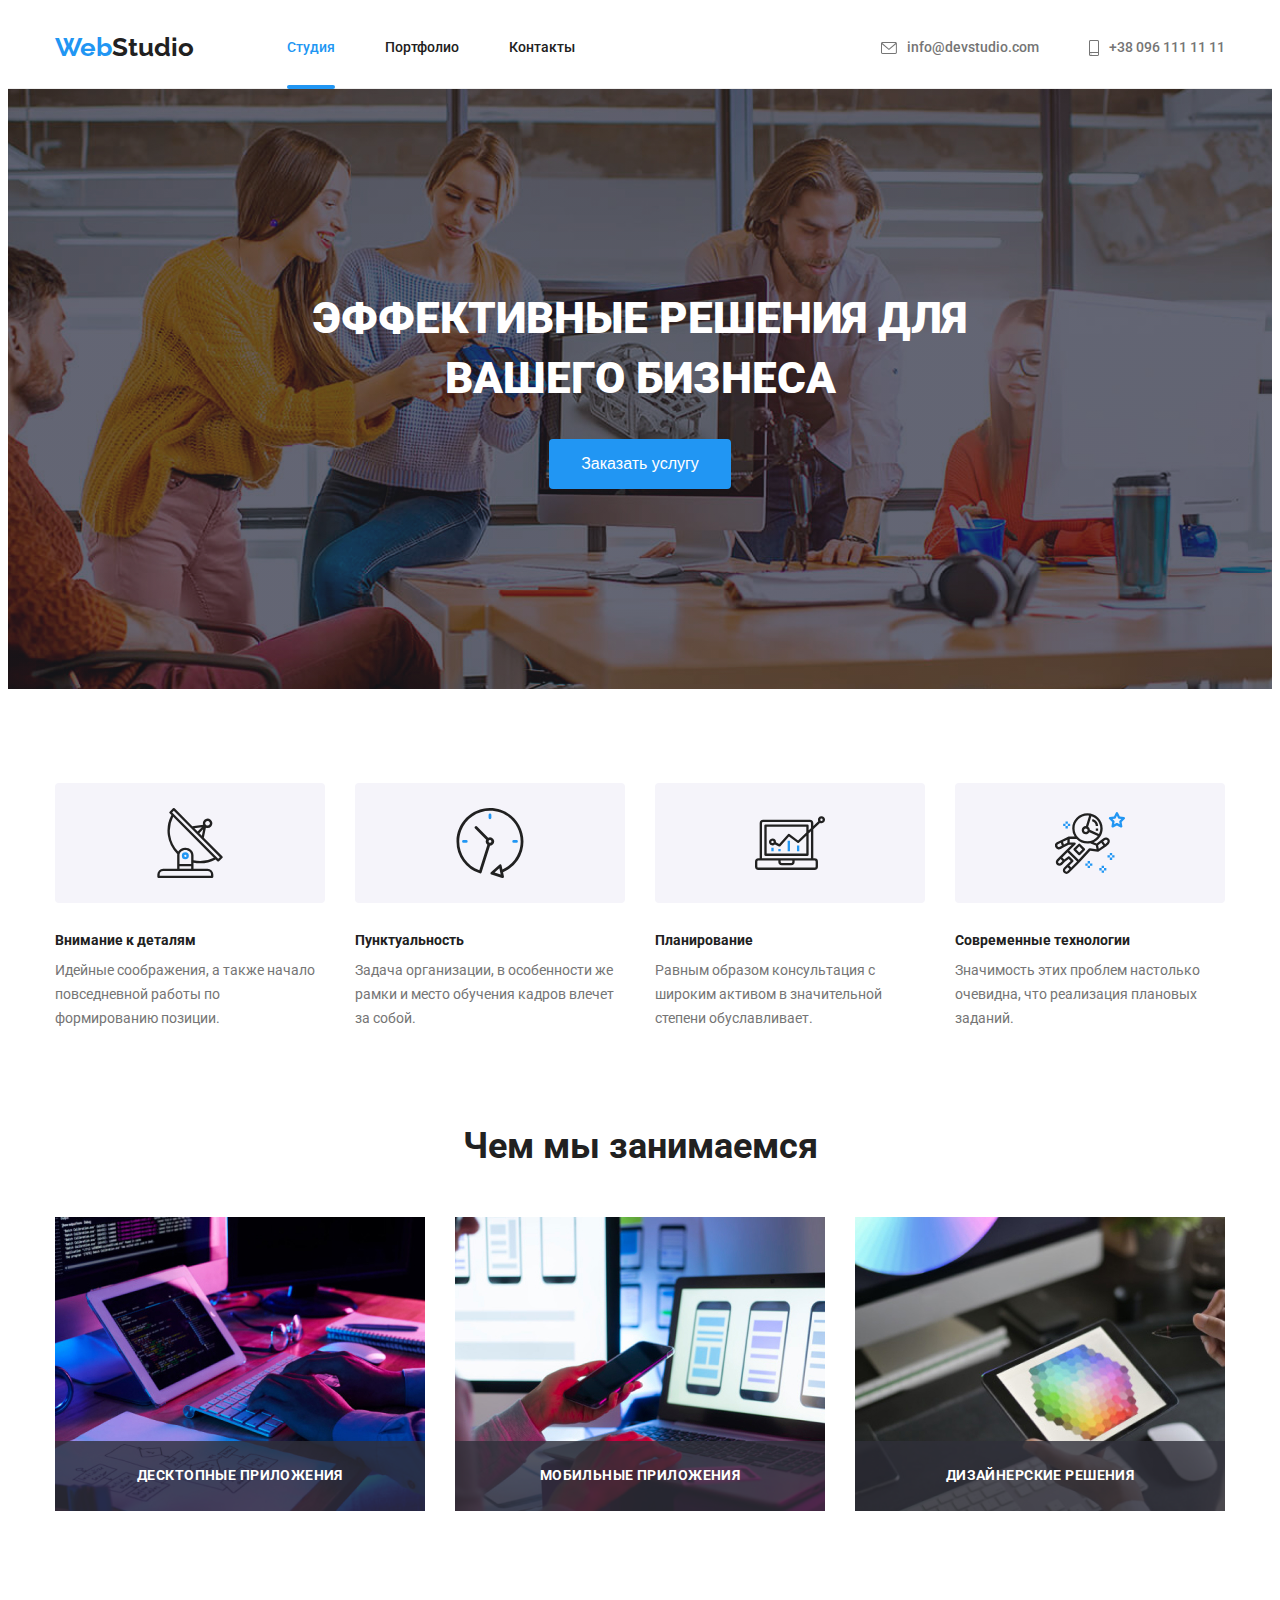
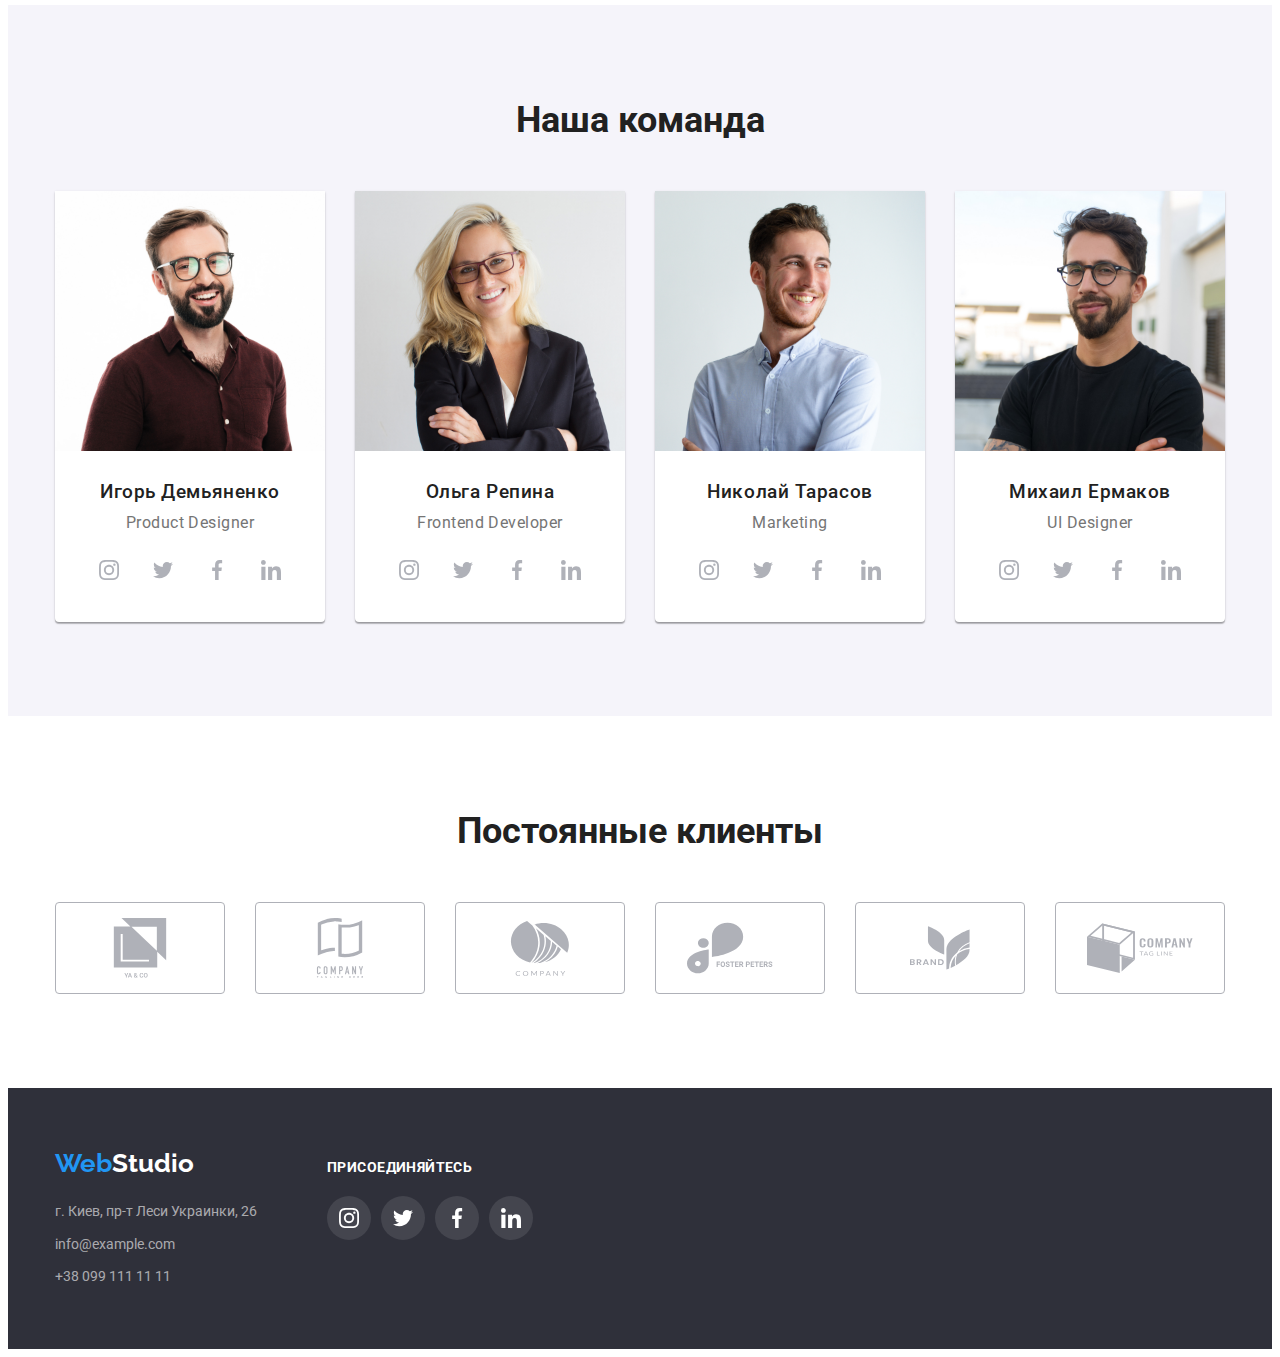
<file: index.html>
<!DOCTYPE html>
<html lang="ru">

<head>
    <meta charset="UTF-8">
    <meta http-equiv="X-UA-Compatible" content="IE=edge">
    <meta name="viewport" content="width=device-width, initial-scale=1.0">
    <title>Document</title>
    <link rel="preconnect" href="https://fonts.googleapis.com">
    <link rel="preconnect" href="https://fonts.gstatic.com" crossorigin>
    <link href="https://fonts.googleapis.com/css2?family=Raleway:wght@700&family=Roboto:wght@400;500;700;900&display=swap"
        rel="stylesheet">
    <link rel="stylesheet" href="https://cdnjs.cloudflare.com/ajax/libs/modern-normalize/1.1.0/modern-normalize.min.css"
        integrity="sha512-wpPYUAdjBVSE4KJnH1VR1HeZfpl1ub8YT/NKx4PuQ5NmX2tKuGu6U/JRp5y+Y8XG2tV+wKQpNHVUX03MfMFn9Q=="
        crossorigin="anonymous" referrerpolicy="no-referrer" />
    <link rel="stylesheet" href="./css/styles.css">
</head>

<body>

    <!--Заголовок-->
    <header class="page-header">
        <div class="container main-info">
            <nav class="main-nav">
                <a href="./index.html" class="logo"><span class="logo-text">Web</span>Studio</a>
                <ul class="section-list-nav">
                    <li class="item"><a href="./index.html" class="site-nav-list current">Студия</a></li>
                    <li class="item"><a href="./portfolio.html" class="site-nav-list">Портфолио</a></li>
                    <li class="item"><a href=""  class="site-nav-list">Контакты</a></li>
                </ul>
            </nav>
            <ul class="section-list-box">
                <li class="item">
                    <a class="item-link" href="mailto:info@devstudio.com">
                    <svg class="item-icon" width="16" height="12">
                        <use href="./images/icons.svg#icon-envelope"></use>
                    </svg>
                    info@devstudio.com</a>
                </li>
                <li class="item">
                    <a class="item-link" href="tel:+380961111111">
                    <svg class="item-icon" width="10" height="16">
                        <use href="./images/icons.svg#icon-smartphone"></use>
                    </svg>    
                    +38 096 111 11 11</a>
                </li>
            </ul>
        </div>
    </header>

    <main>
        <!--Шапка-->
        <section class="section-header">
            <div class="container header">
                <h1 class="site-header-text">Эффективные решения для вашего бизнеса</h1>
                <button data-modal-open type="button" class="button">Заказать услугу</button>
            </div>

            <div data-modal class="backdrop is-hidden">
                <div class="modal">
                    <button data-modal-close type="button" class="modal-button">
                    <svg class="modal-icon" width="18" height="18">
                        <use href="./images/icons.svg#icon-close"></use>
                    </svg>
                    </button>
                </div>
             </div>
            
        </section>


        <!--Особенности-->
        <section class="section-title">
            <div class="container title">
            <h2 class="list-title">Особенности</h2>
            <ul class="section-list-text">
                <li class="text">
                    <div class="text-box">
                        <svg class="text-icon" width="70" height="70">
                            <use href="./images/icons.svg#icon-antenna"></use>
                        </svg>
                    </div>
                    <h3 class="section-item">Внимание к деталям</h3>
                    <p class="section-text">Идейные соображения, а также начало повседневной работы по формированию позиции.</p>
                </li>
                <li class="text">
                    <div class="text-box">
                        <svg class="text-icon" width="70" height="70">
                            <use href="./images/icons.svg#icon-clock"></use>
                        </svg>
                    </div>
                    <h3 class="section-item">Пунктуальность</h3>
                    <p class="section-text">Задача организации, в особенности же рамки и место обучения кадров влечет за собой.</p>
                </li>
                <li class="text">
                    <div class="text-box">
                        <svg class="text-icon" width="70" height="70">
                            <use href="./images/icons.svg#icon-diagram"></use>
                        </svg>
                    </div>
                    <h3 class="section-item">Планирование</h3>
                    <p class="section-text">Равным образом консультация с широким активом в значительной степени обуславливает.</p>
                </li>
                <li class="text">
                    <div class="text-box">
                        <svg class="text-icon" width="70" height="70">
                            <use href="./images/icons.svg#icon-astronaut"></use>
                        </svg>
                    </div>
                    <h3 class="section-item">Современные технологии</h3>
                    <p class="section-text">Значимость этих проблем настолько очевидна, что реализация плановых заданий.</p>
                </li>
            </ul>
            </div>
        </section>

        <!--Чем мы занимаемся-->
        <section class="section-list">
            <div class="container">
            <h2 class="list">Чем мы занимаемся</h2>
            <ul class="section-list-title">
                <li class="image">
                    <img src="./images/img.1.jpg" alt="Печать текста на клавиатуре" width="370" height="294">
                    <div class="image-modal">
                        <p class="image-text">Десктопные приложения</p>
                    </div>
                </li>
                <li class="image">
                    <img src="./images/img.2.jpg" alt="Телефон с ноутбуком" width="370" height="294">
                    <div class="image-modal">
                        <p class="image-text">Мобильные приложения</p>
                    </div>
                </li>
                <li class="image">
                    <img src="./images/img.3.jpg" alt="Планшет" width="370" height="294">
                    <div class="image-modal">
                        <p class="image-text">Дизайнерские решения</p>
                    </div>
                </li>
            </ul>
            </div>
        </section>

        <!--Наша команда-->
        <section class="section-subtitle">
            <div class="container subtitle">
                <h2 class="list-text">Наша команда</h2>
                <ul class="section-list-subtitle">
                    <li class="subtitle-item"><img src="./images/img.jpg" alt="Парень в коричневой рубашке и очках" width="270" height="260">
                    <div>
                        <h3 class="section-items">Игорь Демьяненко</h3>
                        <p class="section-content">Product Designer</p>
                        <ul class="social-links">
                            <li class="social-links-item">
                                <a class="social-links-link" href="#0" target="_blank" rel="noreferrer noopener" aria-label="instagram">
                                    <svg class="social-links-icon" width="20" height="20">
                                        <use href="./images/icons.svg#icon-instagram"></use>
                                    </svg>
                                </a>
                            </li>
                            <li class="social-links-item">
                                <a class="social-links-link" href="#0" target="_blank" rel="noreferrer noopener" aria-label="twitter">
                                    <svg class="social-links-icon" width="20" height="20">
                                        <use href="./images/icons.svg#icon-twitter"></use>
                                    </svg>
                                </a>
                            </li>
                            <li class="social-links-item">
                                <a class="social-links-link" href="#0" target="_blank" rel="noreferrer noopener" aria-label="facebook">
                                    <svg class="social-links-icon" width="20" height="20">
                                        <use href="./images/icons.svg#icon-facebook"></use>
                                    </svg>
                                </a>
                            </li>
                            <li class="social-links-item">
                                <a class="social-links-link" href="#0" target="_blank" rel="noreferrer noopener" aria-label="linkedin">
                                    <svg class="social-links-icon" width="20" height="20">
                                        <use href="./images/icons.svg#icon-linkedin"></use>
                                    </svg>
                                </a>
                            </li>
                        </ul>
                    </div>
                    </li>
                
                    <li class="subtitle-item"><img src="./images/img(1).jpg" alt="Блондинка в очках" width="270" height="260">
                    <div>
                        <h3 class="section-items">Ольга Репина</h3>
                        <p class="section-content">Frontend Developer</p>
                        <ul class="social-links">
                            <li class="social-links-item">
                                <a class="social-links-link" href="#0" target="_blank" rel="noreferrer noopener" aria-label="instagram">
                                    <svg class="social-links-icon" width="20" height="20">
                                        <use href="./images/icons.svg#icon-instagram"></use>
                                    </svg>
                                </a>
                            </li>
                            <li class="social-links-item">
                                <a class="social-links-link" href="#0" target="_blank" rel="noreferrer noopener" aria-label="twitter">
                                    <svg class="social-links-icon" width="20" height="20">
                                        <use href="./images/icons.svg#icon-twitter"></use>
                                    </svg>
                                </a>
                            </li>
                            <li class="social-links-item">
                                <a class="social-links-link" href="#0" target="_blank" rel="noreferrer noopener" aria-label="facebook">
                                    <svg class="social-links-icon" width="20" height="20">
                                        <use href="./images/icons.svg#icon-facebook"></use>
                                    </svg>
                                </a>
                            </li>
                            <li class="social-links-item">
                                <a class="social-links-link" href="#0" target="_blank" rel="noreferrer noopener" aria-label="linkedin">
                                    <svg class="social-links-icon" width="20" height="20">
                                        <use href="./images/icons.svg#icon-linkedin"></use>
                                    </svg>
                                </a>
                            </li>
                        </ul>
                    </div>
                    </li>
                
                    <li class="subtitle-item"><img src="./images/img(2).jpg" alt="Парень в голубой рубашке" width="270" height="260">
                    <div>
                        <h3 class="section-items">Николай Тарасов</h3>
                        <p class="section-content">Marketing</p>
                        <ul class="social-links">
                            <li class="social-links-item">
                                <a class="social-links-link" href="#0" target="_blank" rel="noreferrer noopener" aria-label="instagram">
                                    <svg class="social-links-icon" width="20" height="20">
                                        <use href="./images/icons.svg#icon-instagram"></use>
                                    </svg>
                                </a>
                            </li>
                            <li class="social-links-item">
                                <a class="social-links-link" href="#0" target="_blank" rel="noreferrer noopener" aria-label="twitter">
                                    <svg class="social-links-icon" width="20" height="20">
                                        <use href="./images/icons.svg#icon-twitter"></use>
                                    </svg>
                                </a>
                            </li>
                            <li class="social-links-item">
                                <a class="social-links-link" href="#0" target="_blank" rel="noreferrer noopener" aria-label="facebook">
                                    <svg class="social-links-icon" width="20" height="20">
                                        <use href="./images/icons.svg#icon-facebook"></use>
                                    </svg>
                                </a>
                            </li>
                            <li class="social-links-item">
                                <a class="social-links-link" href="#0" target="_blank" rel="noreferrer noopener" aria-label="linkedin">
                                    <svg class="social-links-icon" width="20" height="20">
                                        <use href="./images/icons.svg#icon-linkedin"></use>
                                    </svg>
                                </a>
                            </li>
                        </ul>
                    </div>
                    </li>
                
                    <li class="subtitle-item"><img src="./images/img(3).jpg" alt="Парень с бородой в очках" width="270" height="260">
                    <div>
                        <h3 class="section-items">Михаил Ермаков</h3>
                        <p class="section-content">UI Designer</p>
                        <ul class="social-links">
                            <li class="social-links-item">
                                <a class="social-links-link" href="#0" target="_blank" rel="noreferrer noopener" aria-label="instagram">
                                    <svg class="social-links-icon" width="20" height="20">
                                        <use href="./images/icons.svg#icon-instagram"></use>
                                    </svg>
                                </a>
                            </li>
                            <li class="social-links-item">
                                <a class="social-links-link" href="#0" target="_blank" rel="noreferrer noopener" aria-label="twitter">
                                    <svg class="social-links-icon" width="20" height="20">
                                        <use href="./images/icons.svg#icon-twitter"></use>
                                    </svg>
                                </a>
                            </li>
                            <li class="social-links-item">
                                <a class="social-links-link" href="#0" target="_blank" rel="noreferrer noopener" aria-label="facebook">
                                    <svg class="social-links-icon" width="20" height="20">
                                        <use href="./images/icons.svg#icon-facebook"></use>
                                    </svg>
                                </a>
                            </li>
                            <li class="social-links-item">
                                <a class="social-links-link" href="#0" target="_blank" rel="noreferrer noopener" aria-label="linkedin">
                                    <svg class="social-links-icon" width="20" height="20">
                                        <use href="./images/icons.svg#icon-linkedin"></use>
                                    </svg>
                                </a>
                            </li>
                        </ul>
                    </div>
                    </li>
                </ul>
            </div>
        </section>
    </main>

<!--Клиенты-->
    <section class="section-clients">
        <div class="container">
            <h2 class="list-text">Постоянные клиенты</h2>
            <ul class="clients-link">
                <li class="clients-link-item">
                    <a class="clients-links-link" href="#0" target="_blank" rel="noreferrer noopener" aria-label="client-1">
                    <svg class="clients-links-icon" width="106" height="60">
                        <use href="./images/icons.svg#icon-client-1"></use>
                    </svg>
                    </a>
                </li>
                <li class="clients-link-item">
                    <a class="clients-links-link" href="#0" target="_blank" rel="noreferrer noopener" aria-label="client-2">
                        <svg class="clients-links-icon" width="106" height="60">
                            <use href="./images/icons.svg#icon-client-2"></use>
                        </svg>
                    </a>
                </li>
                <li class="clients-link-item">
                    <a class="clients-links-link" href="#0" target="_blank" rel="noreferrer noopener" aria-label="client-3">
                        <svg class="clients-links-icon" width="106" height="60">
                            <use href="./images/icons.svg#icon-client-3"></use>
                        </svg>
                    </a>
                </li>
                <li class="clients-link-item">
                    <a class="clients-links-link" href="#0" target="_blank" rel="noreferrer noopener" aria-label="client-4">
                        <svg class="clients-links-icon" width="106" height="60">
                            <use href="./images/icons.svg#icon-client-4"></use>
                        </svg>
                    </a>
                </li>
                <li class="clients-link-item">
                    <a class="clients-links-link" href="#0" target="_blank" rel="noreferrer noopener" aria-label="client-5">
                        <svg class="clients-links-icon" width="106" height="60">
                            <use href="./images/icons.svg#icon-client-5"></use>
                        </svg>
                    </a>
                </li>
                <li class="clients-link-item">
                    <a class="clients-links-link" href="#0" target="_blank" rel="noreferrer noopener" aria-label="client-6">
                        <svg class="clients-links-icon" width="106" height="60">
                            <use href="./images/icons.svg#icon-client-6"></use>
                        </svg>
                    </a>
                </li>
            </ul>
        </div>
    </section>

<!--Футер-->
    <footer class="page-footer">
        <div class="container footer">
            <div class="footer-box">
                   <a href="" class="logo"><span class="logo-text">Web</span><span class="logo-link">Studio</span></a>
                <address>
                <ul class="title-footer">
                    <li class="footer-item"><a href="adress:г.Киев,пр-тЛесиУкраинки,26" class="link">г. Киев, пр-т Леси Украинки, 26</a></li>
                    <li class="footer-item"><a href="mailto:info@example.com" class="link">info@example.com</a></li>
                    <li class="footer-item"><a href="tel:+380991111111" class="link">+38 099 111 11 11</a></li>
                </ul>
                </address>
            </div>

            <div class="footer-box">
            <p class="footer-text">Присоединяйтесь</p>
                <ul class="footer-links">
                    <li class="footer-links-item">
                        <a class="footer-links-link" href="#0" target="_blank" rel="noreferrer noopener" aria-label="instagram">
                            <svg class="footer-links-icon" width="20" height="20">
                                <use href="./images/icons.svg#icon-instagram"></use>
                            </svg>
                        </a>
                    </li>
                    <li class="footer-links-item">
                        <a class="footer-links-link" href="#0" target="_blank" rel="noreferrer noopener" aria-label="twitter">
                            <svg class="footer-links-icon" width="20" height="20">
                                <use href="./images/icons.svg#icon-twitter"></use>
                            </svg>
                        </a>
                    </li>
                    <li class="footer-links-item">
                        <a class="footer-links-link" href="#0" target="_blank" rel="noreferrer noopener" aria-label="facebook">
                            <svg class="footer-links-icon" width="20" height="20">
                                <use href="./images/icons.svg#icon-facebook"></use>
                            </svg>
                        </a>
                    </li>
                    <li class="footer-links-item">
                        <a class="footer-links-link" href="#0" target="_blank" rel="noreferrer noopener" aria-label="linkedin">
                            <svg class="footer-links-icon" width="20" height="20">
                                <use href="./images/icons.svg#icon-linkedin"></use>
                            </svg>
                        </a>
                    </li>
                </ul>
            </div>
        </div>
    </footer>

    <script src="./js/modal.js"></script>
</body>

</html>
</file>
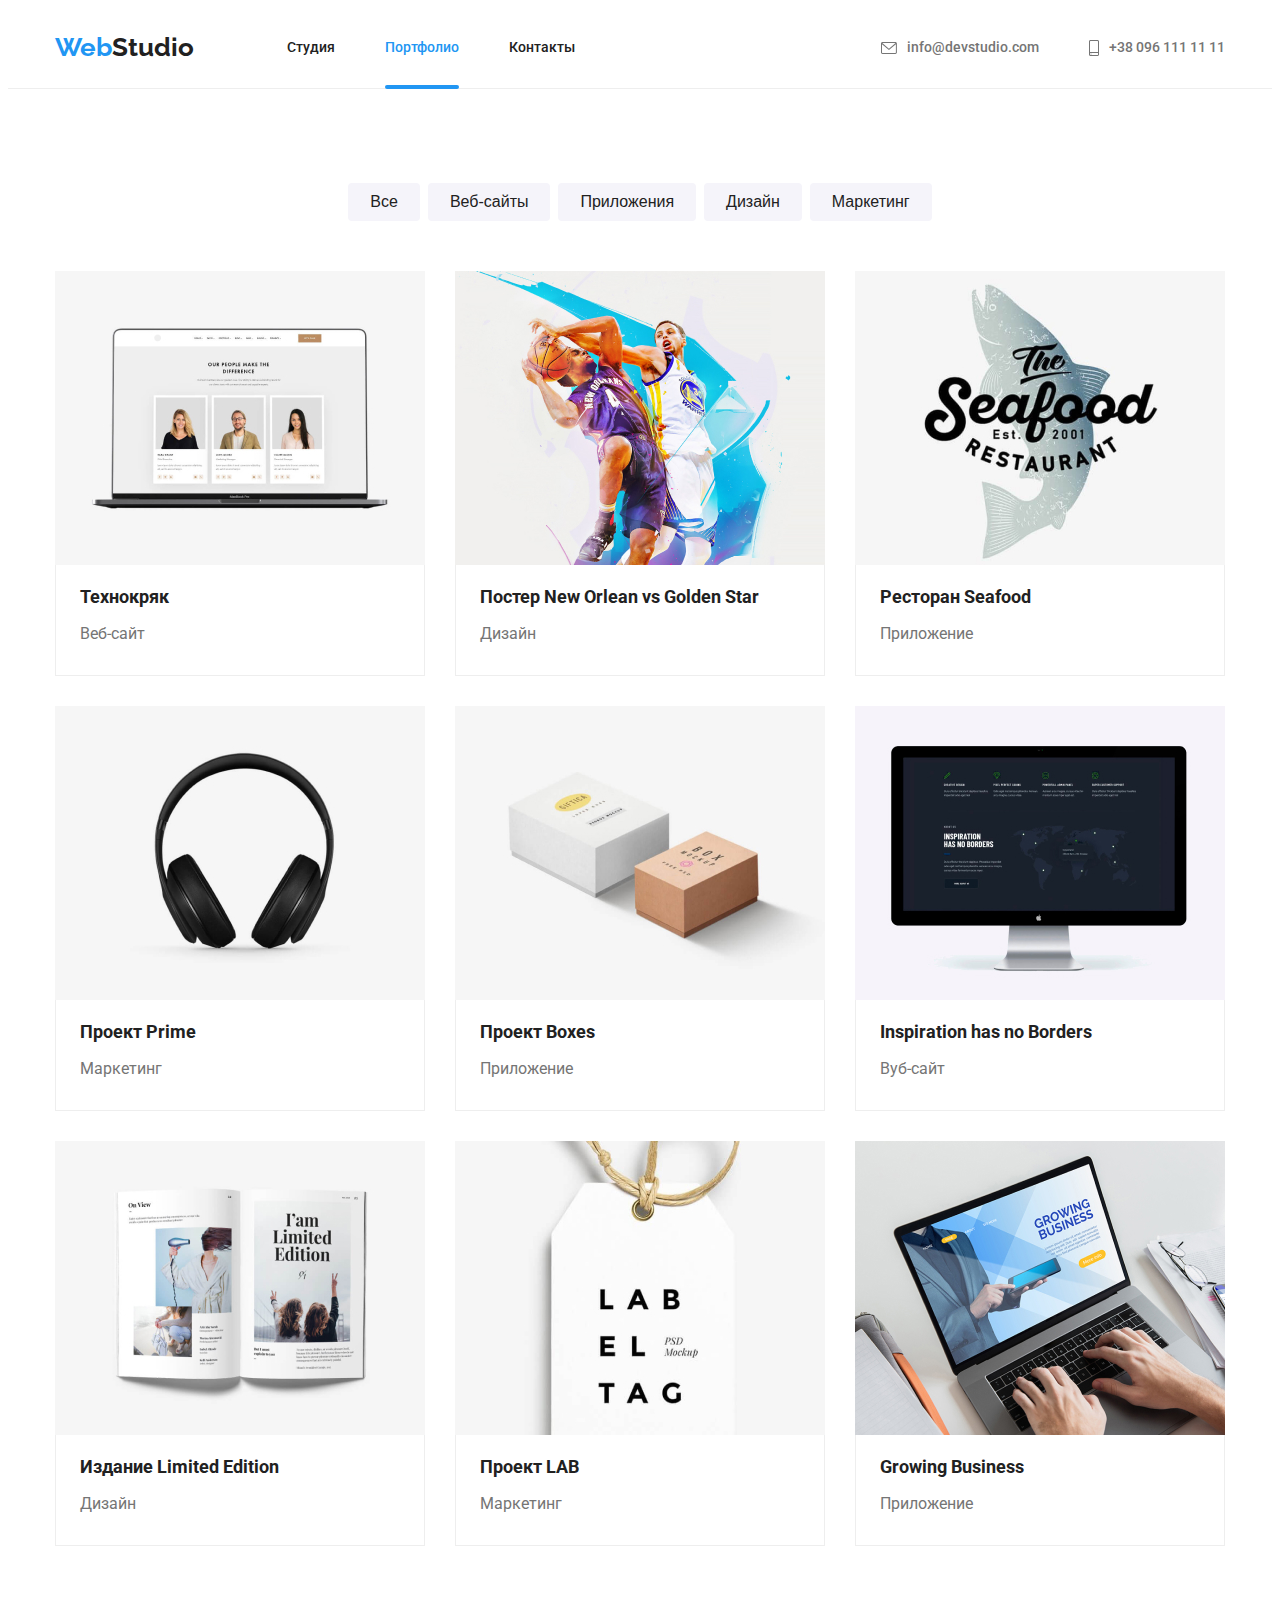
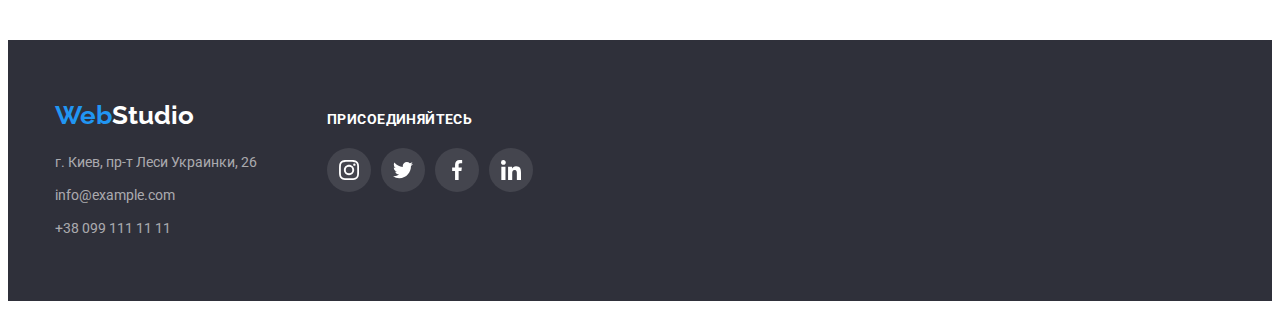
<file: portfolio.html>
<!DOCTYPE html>
<html lang="ru">
<head>
    <meta charset="UTF-8">
    <meta http-equiv="X-UA-Compatible" content="IE=edge">
    <meta name="viewport" content="width=device-width, initial-scale=1.0">
    <title>Document</title>
    <link rel="preconnect" href="https://fonts.googleapis.com">
    <link rel="preconnect" href="https://fonts.gstatic.com" crossorigin>
    <link href="https://fonts.googleapis.com/css2?family=Raleway:wght@700&family=Roboto:wght@400;500;700;900&display=swap"
        rel="stylesheet">
    <link rel="stylesheet" href="https://cdnjs.cloudflare.com/ajax/libs/modern-normalize/1.1.0/modern-normalize.min.css"
        integrity="sha512-wpPYUAdjBVSE4KJnH1VR1HeZfpl1ub8YT/NKx4PuQ5NmX2tKuGu6U/JRp5y+Y8XG2tV+wKQpNHVUX03MfMFn9Q=="
        crossorigin="anonymous" referrerpolicy="no-referrer" />
    <link rel="stylesheet" href="./css/styles.css">
</head>

<body>
    <!--Заголовок-->
        <header class="page-header">
            <div class="container main-info">
                <nav class="main-nav">
                    <a href="./index.html" class="logo"><span class="logo-text">Web</span>Studio</a>
                    <ul class="section-list-nav">
                        <li class="item"><a href="./index.html" class="site-nav-list">Студия</a></li>
                        <li class="item"><a href="./portfolio.html" class="site-nav-list current">Портфолио</a></li>
                        <li class="item"><a href="" class="site-nav-list">Контакты</a></li>
                    </ul>
                </nav>
                <ul class="section-list-box">
                    <li class="item">
                        <a class="item-link" href="mailto:info@devstudio.com">
                        <svg class="item-icon" width="16" height="12">
                            <use href="./images/icons.svg#icon-envelope"></use>
                        </svg>
                        info@devstudio.com</a>
                    </li>
                    <li class="item">
                        <a class="item-link" href="tel:+380961111111">
                        <svg class="item-icon" width="10" height="16">
                            <use href="./images/icons.svg#icon-smartphone"></use>
                        </svg>    
                        +38 096 111 11 11</a>
                    </li>
                </ul>
            </div>
        </header>

    <main>
    <!--Портфолио-->

    <section class="section-button">
    <div class="container">
        <h1 class="list-title">Портфолио</h1>
    <ul class="section-list-button">
        <li class="items"><button type="button" class="button-primary">Все</button></li>
        <li class="items"><button type="button" class="button-primary">Веб-сайты</button></li>
        <li class="items"><button type="button" class="button-primary">Приложения</button></li>
        <li class="items"><button type="button" class="button-primary">Дизайн</button></li>
        <li class="items"><button type="button" class="button-primary">Маркетинг</button></li>
    </ul>

    <ul class="section-list-content">
        <li class="content">
            <a href="" class="portfolio-link">
                <div class="portfolio-modal">
                <img src="./images/img-0.jpg" alt="фото рабочего стола на ноутбуке" width="370" height="294">
                <p class="content-text">Технокряк это современная площадка распространения коронавируса. Компании используют эту платформу для цифрового шпионажа и атак на защищённые сервера конкурентов.</p>
                </div>

                <div class="content-info">
                <h2 class="portfolio-name">Технокряк</h2>
                <p class="portfolio-text">Веб-сайт</p>
                </div>
            </a>
        </li>

        <li class="content">
            <a href="" class="portfolio-link">
                <div class="portfolio-modal">
                <img src="./images/img-1.jpg" alt="два баскетболиста с мячом" width="370" height="294">
                <p class="content-text">Технокряк это современная площадка распространения коронавируса. Компании используют эту платформу для цифрового шпионажа и атак на защищённые сервера конкурентов.</p>
                </div>
            <div class="content-info">
                <h2 class="portfolio-name">Постер New Orlean vs Golden Star</h2>
                <p class="portfolio-text">Дизайн</p>
            </div>
            </a>
        </li>

        <li class="content">
            <a href="" class="portfolio-link">
                <div class="portfolio-modal">
                <img src="./images/img-2.jpg" alt="лого с рыбой" width="370" height="294">
                <p class="content-text">Технокряк это современная площадка распространения коронавируса. Компании используют эту платформу для цифрового шпионажа и атак на защищённые сервера конкурентов.</p>
                </div>
            <div class="content-info">
                <h2 class="portfolio-name">Ресторан Seafood</h2>
                <p class="portfolio-text">Приложение</p>
            </div>
            </a>
        </li>

        <li class="content">
            <a href="" class="portfolio-link">
                <div class="portfolio-modal">
                <img src="./images/img-3.jpg" alt="наушники" width="370" height="294">
                <p class="content-text">Технокряк это современная площадка распространения коронавируса. Компании используют эту платформу для цифрового шпионажа и атак на защищённые сервера конкурентов.</p>
                </div>
            <div class="content-info">
                <h2 class="portfolio-name">Проект Prime</h2>
                <p class="portfolio-text">Маркетинг</p>
            </div>
            </a>
        </li>

        <li class="content">
            <a href="" class="portfolio-link">
                <div class="portfolio-modal">
                <img src="./images/img-4.jpg" alt="два кубика" width="370" height="294">
                <p class="content-text">Технокряк это современная площадка распространения коронавируса. Компании используют эту платформу для цифрового шпионажа и атак на защищённые сервера конкурентов.</p>
                </div>
            <div class="content-info">
                <h2 class="portfolio-name">Проект Boxes</h2>
                <p class="portfolio-text">Приложение</p>
            </div>
            </a>
        </li>

        <li class="content">
            <a href="" class="portfolio-link">
                <div class="portfolio-modal">
                    <img src="./images/img-5.jpg" alt="монитор" width="370" height="294">
                    <p class="content-text">Технокряк это современная площадка распространения коронавируса. Компании используют эту платформу для цифрового шпионажа и атак на защищённые сервера конкурентов.</p>
                 </div>  
            <div class="content-info">
                <h2 class="portfolio-name">Inspiration has no Borders</h2>
                <p class="portfolio-text">Вуб-сайт</p>
            </div>
            </a>
        </li>

        <li class="content">
            <a href="" class="portfolio-link">
                <div class="portfolio-modal">
                <img src="./images/img-6.jpg" alt="открытая книга с картинками" width="370" height="294">
                <p class="content-text">Технокряк это современная площадка распространения коронавируса. Компании используют эту платформу для цифрового шпионажа и атак на защищённые сервера конкурентов.</p>
                </div>
            <div class="content-info">
                <h2 class="portfolio-name">Издание Limited Edition</h2>
                <p class="portfolio-text">Дизайн</p>
            </div>
            </a>
        </li>

        <li class="content">
            <a href="" class="portfolio-link">
                <div class="portfolio-modal">
                <img src="./images/img-7.jpg" alt="этикетка" width="370" height="294">
                <p class="content-text">Технокряк это современная площадка распространения коронавируса. Компании используют эту платформу для цифрового шпионажа и атак на защищённые сервера конкурентов.</p>
                </div>
            <div class="content-info">
                <h2 class="portfolio-name">Проект LAB</h2>
                <p class="portfolio-text">Маркетинг</p>
            </div>
            </a>
        </li>

        <li class="content">
            <a href="" class="portfolio-link">
                <div class="portfolio-modal">
                <img src="./images/img-8.jpg" alt="руки набирающие текст на ноутбуке" width="370" height="294">
                <p class="content-text">Технокряк это современная площадка распространения коронавируса. Компании используют эту платформу для цифрового шпионажа и атак на защищённые сервера конкурентов.</p>
                </div>
            <div class="content-info">
                <h2 class="portfolio-name">Growing Business</h2>
                <p class="portfolio-text">Приложение</p>
            </div>
            </a>
        </li>
    </ul>
    </div>
    </section>
    </main>

    <!--Футер-->
    <footer class="page-footer">
        <div class="container footer">
            <div class="footer-box">
                   <a href="" class="logo"><span class="logo-text">Web</span><span class="logo-link">Studio</span></a>
                <address>
                <ul class="title-footer">
                    <li class="footer-item"><a href="adress:г.Киев,пр-тЛесиУкраинки,26" class="link">г. Киев, пр-т Леси Украинки, 26</a></li>
                    <li class="footer-item"><a href="mailto:info@example.com" class="link">info@example.com</a></li>
                    <li class="footer-item"><a href="tel:+380991111111" class="link">+38 099 111 11 11</a></li>
                </ul>
                </address>
            </div>

            <div class="footer-box">
            <p class="footer-text">Присоединяйтесь</p>
                <ul class="footer-links">
                    <li class="footer-links-item">
                        <a class="footer-links-link" href="#0" target="_blank" rel="noreferrer noopener" aria-label="instagram">
                            <svg class="footer-links-icon" width="20" height="20">
                                <use href="./images/icons.svg#icon-instagram"></use>
                            </svg>
                        </a>
                    </li>
                    <li class="footer-links-item">
                        <a class="footer-links-link" href="#0" target="_blank" rel="noreferrer noopener" aria-label="twitter">
                            <svg class="footer-links-icon" width="20" height="20">
                                <use href="./images/icons.svg#icon-twitter"></use>
                            </svg>
                        </a>
                    </li>
                    <li class="footer-links-item">
                        <a class="footer-links-link" href="#0" target="_blank" rel="noreferrer noopener" aria-label="facebook">
                            <svg class="footer-links-icon" width="20" height="20">
                                <use href="./images/icons.svg#icon-facebook"></use>
                            </svg>
                        </a>
                    </li>
                    <li class="footer-links-item">
                        <a class="footer-links-link" href="#0" target="_blank" rel="noreferrer noopener" aria-label="linkedin">
                            <svg class="footer-links-icon" width="20" height="20">
                                <use href="./images/icons.svg#icon-linkedin"></use>
                            </svg>
                        </a>
                    </li>
                </ul>
            </div>
        </div>
    </footer>
</body>
</html>
</file>
<file: css/styles.css>
:root {
  --primary-text-color: #757575;
  --title-text-color: #212121;
  --accent-text-color: #2196f3;
  --primary-button-white-color: #ffffff;
  --title-bgn-color: #2f303a;
  --title-link-color: rgba(255, 255, 255, 0.6);
  --button-color: #f5f4fa;
  --primary-bgr-portfolio-color: #e5e5e5;
  --secondary-bgr-color: #f5f4fa;
  --icon-color: #afb1b8;
  --mainTransition: cubic-bezier(0.4, 0, 0.2, 1);
  --mainTransitionTime: 250ms;
}

body {
  font-weight: 700;
  font-size: 16px;
  color: var(--primary-text-color);
  font-family: "Roboto", sans-serif;
  box-sizing: border-box;
}

*,
*::before,
*::after {
  box-sizing: inherit;
}
.container {
  width: 1200px;
  margin: 0 auto;
  padding-left: 15px;
  padding-right: 15px;
}
img {
  display: block;
  max-width: 100%;
  height: auto;
}

/*Заголовок*/

.page-header {
  background: var(--primary-button-white-color);
  border-bottom: 1px solid #eeeeee;
}
.main-info {
  display: flex;
}
.main-nav {
  display: flex;
  align-items: center;
}
.section-list-nav {
  margin: 0px 0px 0px 93px;
  padding: 0px;
}
.section-list-box {
  margin: 0px 0px 0px auto;
  padding: 0px;
}
.section-list-nav,
.section-list-box {
  display: flex;
  list-style: none;
}
.logo {
  font-family: Raleway;
  font-style: normal;
  font-size: 26px;
  line-height: 1.2;
  color: var(--title-text-color);
}
.logo-text {
  color: var(--accent-text-color);
}
.site-nav-list,
.item-link {
  position: relative;
  display: block;
  padding-top: 32px;
  padding-bottom: 32px;
  font-weight: 500;
  font-size: 14px;
  line-height: 1.1;
  color: var(--title-text-color);
}
.section-list-nav .item + .item,
.section-list-box .item + .item {
  margin-left: 50px;
}
.section-list {
  list-style: none;
}
.item-link {
  color: var(--primary-text-color);
}
.site-nav-list,
.item-link,
.logo,
.link {
  text-decoration: none;
  transition: color var(--mainTransitionTime) var(--mainTransition);
}
.site-nav-list:focus,
.site-nav-list:hover {
  color: var(--accent-text-color);
}
.item-link:focus,
.item-link:hover {
  color: var(--accent-text-color);
}
.item {
  display: flex;
  transition: transform var(--mainTransitionTime) var(--mainTransition);
}
.item-link{
  display: inline-flex;
  align-items: center;
  transition: transform var(--mainTransitionTime) var(--mainTransition);
}
.item-icon {
  margin-right: 10px;
  fill: currentColor;
}
.current {
  color: var(--accent-text-color);
}
.site-nav-list.current::after {
  content: "";
  display: block;
  position: absolute;
  left: 0;
  bottom: -1px;
  background-color: var(--accent-text-color);
  width:100%;
  height: 4px;
  border-radius: 2px;
}

/*Шапка*/
.section-header {
  padding-top: 200px;
  padding-bottom: 200px;
  margin: 0px auto;
  max-width: 1600px;
  height: 600px;
  background-image: linear-gradient(
      to right,
      rgba(47, 48, 58, 0.4),
      rgba(47, 48, 58, 0.4)
    ),
    url(../images/overlay.jpg);
  background-color: var(--title-bgn-color);
  background-repeat: no-repeat;
  background-position: center;
  background-size: cover;
}
.container .header {
  display: flex;
  flex-direction: column;
  align-items: center;
}
.site-header-text {
  font-weight: 900;
  font-style: normal;
  font-size: 44px;
  line-height: 1.36;
  max-width: 700px;
  text-align: center;
  text-transform: uppercase;
  color: var(--primary-button-white-color);
  margin: 0px auto 30px auto;
}
.button {
  color: var(--primary-button-white-color);
  background-color: var(--accent-text-color);
  font-weight: 400;
  font-style: normal;
  font-size: 16px;
  line-height: 1.87;
  display: block;
  margin: 0px auto;
  cursor: pointer;
  border-radius: 4px;
  padding: 10px 32px;
  border: 0px;
  transition: background-color var(--mainTransitionTime) var(--mainTransition);
}

/*Модальное окно*/

.backdrop{
  position: fixed;
  top: 0;
  right: 0;
  width: 100%;
  height: 100%;
  background-color: rgba(0, 0, 0, 0.2);
  visibility: visible;
  opacity: 1;
  z-index: 999;
  transition: opacity var(--mainTransitionTime) var(--mainTransition), visibility 250ms linear;
}
.backdrop.is-hidden{
  opacity: 0;
  pointer-events: none;
  visibility: hidden;
}
.modal{
  position: absolute;
  top: 50%;
  left: 50%;
  transform: translate(-50%, -50%);
  width: 528px;
  height: 581px;
  background-color: var(--primary-button-white-color);
  border-radius: 4px;
  opacity: 1;
  transition: transform var(--mainTransitionTime) var(--mainTransition), opacity var(--mainTransitionTime) var(--mainTransition);
}
.modal-button{
  position: absolute;
  top: 8px;
  right: 8px;
  width: 30px;
  height: 30px;
  display: flex;
  justify-content: center;
  align-items: center;
  border-radius: 50%;
  border: 1px solid var(--icon-color);
  background-color: var(--primary-button-white-color);
  cursor: pointer;
}
.modal-icon{
}

/*Особенности*/

.section-title {
  padding-top: 94px;
  padding-bottom: 94px;
}
.list-title {
  font-size: 36px;
  line-height: 1.17;
  text-align: center;
  color: var(--title-text-color);
  position: absolute;
  width: 1px;
  height: 1px;
  padding: 0px;
  margin: -1px;
  border: 0px;

  white-space: nowrap;
  clip-path: inset(100%);
  clip: rect(0 0 0 0);
  overflow: hidden;
}
.section-list-text {
  margin: 0px;
  padding: 0px;
  display: flex;
  justify-content: space-between;
  list-style: none;
}
.text {
  width: 270px;
  justify-content: space-evenly;
}
.text-box {
  display: flex;
  align-items: center;
  justify-content: center;
  background-color: #f5f4fa;
  border-radius: 4px;
  margin-bottom: 30px;
  width: 270px;
  height: 120px;
}
.section-item {
  font-weight: 700;
  margin-top: 0px;
  margin-bottom: 10px;
  font-size: 14px;
  line-height: 1.14;
  color: var(--title-text-color);
}
.section-text {
  margin: 0px;
  font-weight: 400;
  font-size: 14px;
  line-height: 1.71;
}

/*Чем мы занимаемся*/

.section-list {
  padding-bottom: 94px;
}
.list {
  margin-top: 0px;
  margin-bottom: 50px;
  font-size: 36px;
  line-height: 1.17;
  text-align: center;
  color: var(--title-text-color);
}
.section-list-title {
  margin: 0px;
  padding: 0px;
  display: flex;
  list-style: none;
}
.section-list-title .image + .image {
  margin-left: 30px;
}
.image{
  position: relative;
}
.image-modal{
  display: flex;
  position: absolute;
  bottom: 0;
  left: 0;
  width: 100%;
  height: 70px;
  align-items: center;
  justify-content: center;
  background-color:rgba(47, 48, 58, 0.8) ;
}
.image-text{
  margin: 0;
  font-size: 14px;
  line-height: 1.14;
  letter-spacing: 0.03em;
  text-transform: uppercase;
  color: var(--primary-button-white-color);
}

/*Наша команда*/

.section-subtitle {
  background-color: var(--button-color);
  padding-top: 94px;
  padding-bottom: 94px;
}
.list-text {
  margin: 0px;
  margin-bottom: 50px;
  font-size: 36px;
  line-height: 1.17;
  text-align: center;
  color: var(--title-text-color);
}
.subtitle-item {
  margin: 0px;
  padding: 0px;
  background: var(--primary-button-white-color);
  box-shadow: 0px 1px 3px rgba(0, 0, 0, 0.12), 0px 1px 1px rgba(0, 0, 0, 0.14),
    0px 2px 1px rgba(0, 0, 0, 0.2);
  border-radius: 0px 0px 4px 4px;
}
.subtitle-item + .subtitle-item {
  margin-left: 30px;
}
.section-items {
  padding: 0px;
  margin: 30px auto 10px auto;
  font-weight: 500;
  line-height: 1.19;
  text-align: center;
  letter-spacing: 0.03em;
  color: var(--title-text-color);
}
.section-content {
  padding: 0px;
  margin: 0px auto 16px auto;
  font-weight: 400;
  text-align: center;
  letter-spacing: 0.03em;
  line-height: 1.19;
}
.section-list-subtitle {
  display: flex;
  list-style: none;
  margin: 0px;
  padding: 0px;
}

/*Оформление соц.сетей*/

.social-links {
  display: flex;
  list-style: none;
  justify-content: center;
  padding: 0px;
  margin: 0px 0px 30px 0px;
}
.social-links-item {
  background-color: var(--primary-button-white-color);
}
.social-links-item + .social-links-item {
  margin-left: 10px;
}
.social-links-link{
  display: flex;
  align-items: center;
  justify-content: center;
  width: 44px;
  height: 44px;
  fill: var(--icon-color);
  transition: color var(--mainTransitionTime) var(--mainTransition);
}
.social-links-link:focus,
.social-links-link:hover {
  fill: var(--primary-button-white-color);
  background-color: var(--accent-text-color);
  border-radius: 50%;
}

/*Клиенты*/

.section-clients {
  margin: 0px;
  padding-top: 94px;
  padding-bottom: 94px;
  background-color: var(--primary-button-white-color);
}
.clients-link {
  display: flex;
  list-style: none;
  margin: 0px;
  padding: 0px;
}
.clients-links-link {
  display: flex;
  align-items: center;
  justify-content: center;
  width: 100%;
  height: 100%;
  border: 1px solid var(--icon-color);
  border-radius: 4px;
  fill: var(--icon-color);
  transition: border var(--mainTransitionTime) var(--mainTransition), fill var(--mainTransitionTime) var(--mainTransition);
}
.clients-link-item{
  width: 170px;
  height: 92px;
}
.clients-link-item + .clients-link-item {
  margin-left: 30px;
}
.clients-links-link:focus,
.clients-links-link:hover {
  fill: var(--accent-text-color);
  border: 1px solid var(--accent-text-color);
}

/*Портфолио*/

.section-button {
  background: var(--primary-button-white-color);
  padding-top: 94px;
  padding-bottom: 94px;
}
.section-list-button {
  padding: 0px;
  margin-top: 0px;
  margin-bottom: 50px;
  justify-content: center;
  display: flex;
  list-style: none;
}
.section-list-button .items + .items {
  margin-left: 8px;
}
.button-primary {
  font-weight: 500;
  font-size: 16px;
  line-height: 1.62;
  text-align: center;
  cursor: pointer;
  color: var(--title-text-color);
  background-color: var(--button-color);
  padding: 6px 22px;
  border-radius: 4px;
  border: 0px;
  transition: background-color var(--mainTransitionTime) var(--mainTransition), color var(--mainTransitionTime) var(--mainTransition), box-shadow var(--mainTransitionTime) var(--mainTransition);
}
.button-primary:focus,
.button-primary:hover {
  color: var(--primary-button-white-color);
  background: var(--accent-text-color);
  box-shadow: 0px 3px 1px rgba(0, 0, 0, 0.1), 0px 1px 2px rgba(0, 0, 0, 0.08), 0px 2px 2px rgba(0, 0, 0, 0.12);
}
.section-list-content {
  display: flex;
  flex-wrap: wrap;
  list-style: none;
  padding: 0px;
  margin-top: 0px;
  margin-bottom: 0px;
}
.section-list-content .content {
  display: inline-block;
  margin-right: 30px;
  margin-bottom: 30px;
  position: relative;
}
.section-list-content .content:nth-last-child(-n + 3) {
  margin-bottom: 0px;
}
.section-list-content .content:nth-child(3n) {
  margin-right: 0px;
}
.portfolio-link {
  text-decoration: none;
  display: block;
  margin: 0px;
  padding: 0px;
  transition: box-shadow var(--mainTransitionTime) var(--mainTransition);
}
.portfolio-link:focus,
.portfolio-link:hover{
  box-shadow: 0px 1px 1px rgba(0, 0, 0, 0.12), 0px 4px 4px rgba(0, 0, 0, 0.06), 1px 4px 6px rgba(0, 0, 0, 0.16);
}
.portfolio-modal{
  position: relative;
  display: flex;
  overflow: hidden;
}
.portfolio-modal::before{
  content: "";
  position: absolute;
  left: 0;
  bottom: 0;
  width: 100%;
  height: 100%;
  background-color: var(--accent-text-color);
  opacity: 0;
  transform: translateY(100%);
  transition: transform var(--mainTransitionTime) var(--mainTransition), opacity var(--mainTransitionTime) var(--mainTransition);
}
.content:focus .portfolio-modal::before,
.content:hover .portfolio-modal::before{
  opacity: 1;
  transform: translateY(0);
}
.content-text {
  position: absolute;
  font-weight: 400;
  font-size: 18px;
  line-height: 1.56;
  letter-spacing: 0.03em;
  padding: 63px 24px;
  margin: 0;
  color: rgba(255, 255, 255, 1);
  opacity: 0;
  transition: color var(--mainTransitionTime) var(--mainTransition);
}
.content:hover .content-text,
.content:focus .content-text {
  opacity: 1;
  transform: translateY(0);
}
.portfolio-name {
  padding: 0px;
  margin: 0px auto 4px auto;
  font-size: 18px;
  line-height: 2;
  color: var(--title-text-color);
}
.portfolio-text {
  padding: 0px;
  margin: 0px;
  font-weight: 400;
  line-height: 1.87;
  color: var(--primary-text-color);
}
.content-info {
  border: 1px solid #eeeeee;
  border-top: none;
  padding: 14px 24px 26px 24px;
}
/*Футер*/

.page-footer {
  padding-top: 60px;
  padding-bottom: 60px;
  background-color: var(--title-bgn-color);
}
.footer {
  display: flex;
  align-items: baseline;
}
.footer-item {
  margin-bottom: 9px;
  transition: background-color var(--mainTransitionTime) var(--mainTransition);
}
.footer-item:nth-child(3n) {
  margin-bottom: 0px;
}
.logo-link {
  color: var(--primary-button-white-color);
}
.title-footer {
  font-style: normal;
  font-weight: 400;
  font-size: 14px;
  line-height: 1.71;
  list-style: none;
  margin: 20px 0px 0px 0px;
  padding: 0px;
}
.link {
  color: var(--title-link-color);
}
.link:hover,
.link:focus {
  color: var(--primary-button-white-color);
}

/*Присоединяйтесь*/

.footer-box + .footer-box{
  margin-left: 70px;
}
.footer-text {
  padding: 0px;
  margin: 0px 0px 20px 0px;
  font-size: 14px;
  line-height: 1.14;
  letter-spacing: 0.03em;
  text-transform: uppercase;
  color: var(--primary-button-white-color);
}
.footer-links {
  display: flex;
  list-style: none;
  padding: 0px;
  margin: 0px;
}
.footer-links-item {
  border-radius: 50%;
  background-color: rgba(255, 255, 255, 0.1);
}
.footer-links-item + .footer-links-item {
  margin-left: 10px;
}
.footer-links-item:focus,
.footer-links-item:hover {
  background-color: var(--accent-text-color);
}
.footer-links-link {
  display: flex;
  align-items: center;
  justify-content: center;
  width: 44px;
  height: 44px;
  transition: background-color var(--mainTransitionTime) var(--mainTransition);
}
.footer-links-icon {
  fill: var(--primary-button-white-color);
}
</file>
